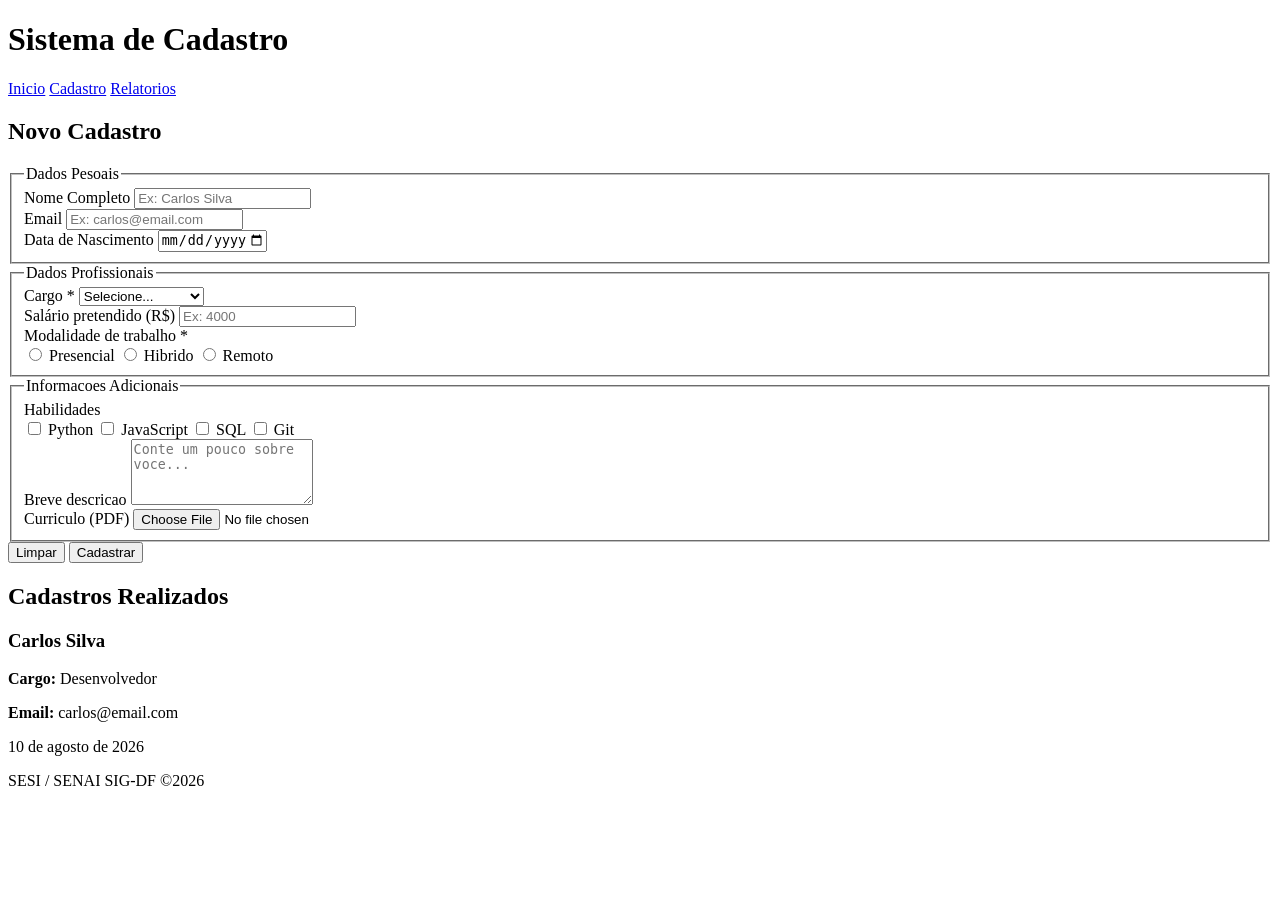
<file: modulo1-web/aula01/index.html>
<!DOCTYPE html>
<html lang="pt-br">
<head>
    <meta charset="UTF-8">
    <meta name="viewport" content="width=device-width, initial-scale=1.0">
    <title>Sistema de Cadastro</title>
</head>
<body>
    <header>
        <h1>Sistema de Cadastro</h1>
        <nav>
            <a href="#">Inicio</a>
            <a href="#">Cadastro</a>
            <a href="#">Relatorios</a>
        </nav>    
    </header>
    <main>
       <section id="cadastro">
            <h2>Novo Cadastro</h2>
            <form id="form-cadastro" action="#" method="post" novalidate>
                <fieldset>
                    <legend>Dados Pesoais</legend>

                    <div class="campo">
                        <label for="nome">Nome Completo</label>
                        <input type="text" id="nome" name="nome"
                        placeholder="Ex: Carlos Silva" 
                        required minlength="3" maxlength="100">
                    </div>
                    <div class="campo">
                        <label for="email">Email</label>
                        <input type="email" id="email" name="email"
                        placeholder="Ex: carlos@email.com" required>
                    </div>
                    <div class="campo">
                        <label for="nascimento">Data de Nascimento</label>
                        <input type="date" id="nascimento" name="nascimento"
                        max="2010-12-31">
                    </div>
                </fieldset>
                <fieldset>
                    <legend>Dados Profissionais</legend>

                    <div class="campo">
                        <label for="cargo">Cargo *</label>
                        <select name="cargo" id="cargo" required>
                            <option value="" selected disabled>Selecione...</option>
                            <option value="dev">Desenvolvedor</option>
                            <option value="design">Designer</option>
                            <option value="qa">QA</option>
                            <option value="pm">Product Manager</option>
                    </select>
                    </div>
                    <div class="campo">
                        <label for="salario">Salário pretendido (R$)</label>
                        <input type="number" id="salario" name="salario"
                        min="1500" step="100" placeholder="Ex: 4000">
                    </div>
                    <div class="campo">
                <label>Modalidade de trabalho *</label>
                <div class="opcoes">
                    <label><input type="radio" name="modalidade" value="presencial" required> Presencial</label>
                    <label><input type="radio" name="modalidade" value="hibrido"> Hibrido</label>
                    <label><input type="radio" name="modalidade" value="remoto"> Remoto</label>
                </div>
            </div>

        </fieldset>

        <fieldset>
            <legend>Informacoes Adicionais</legend>

            <div class="campo">
                <label>Habilidades</label>
                <div class="opcoes">
                    <label><input type="checkbox" name="skills" value="python"> Python</label>
                    <label><input type="checkbox" name="skills" value="js"> JavaScript</label>
                    <label><input type="checkbox" name="skills" value="sql"> SQL</label>
                    <label><input type="checkbox" name="skills" value="git"> Git</label>
                </div>
            </div>

            <div class="campo">
                <label for="bio">Breve descricao</label>
                <textarea
                    id="bio"
                    name="bio"
                    rows="4"
                    maxlength="300"
                    placeholder="Conte um pouco sobre voce..."
                ></textarea>
            </div>

            <div class="campo">
                <label for="curriculo">Curriculo (PDF)</label>
                <input type="file" id="curriculo" name="curriculo" accept=".pdf">
                </div>

        </fieldset>

        <div class="acoes">
            <button type="reset" class="btn-secundario">Limpar</button>
            <button type="submit" class="btn-primario">Cadastrar</button>
        </div>

    </form>

</section>
                </fieldset>
            </form>
       </section> 
     
       <section id="lista">
            <h2>Cadastros Realizados</h2>
            <article class="card-cadastro">
                <h3>Carlos Silva</h3>
                <p><strong>Cargo:</strong> Desenvolvedor</p>
                <p><strong>Email:</strong> carlos@email.com</p>
                <time datetime="2026-08-10">10 de agosto de 2026</time>
            </article>
       </section>  
    </main>
    <footer>
        <p>SESI / SENAI SIG-DF &copy;2026</p>
    </footer>
</body>
</html>
</file>
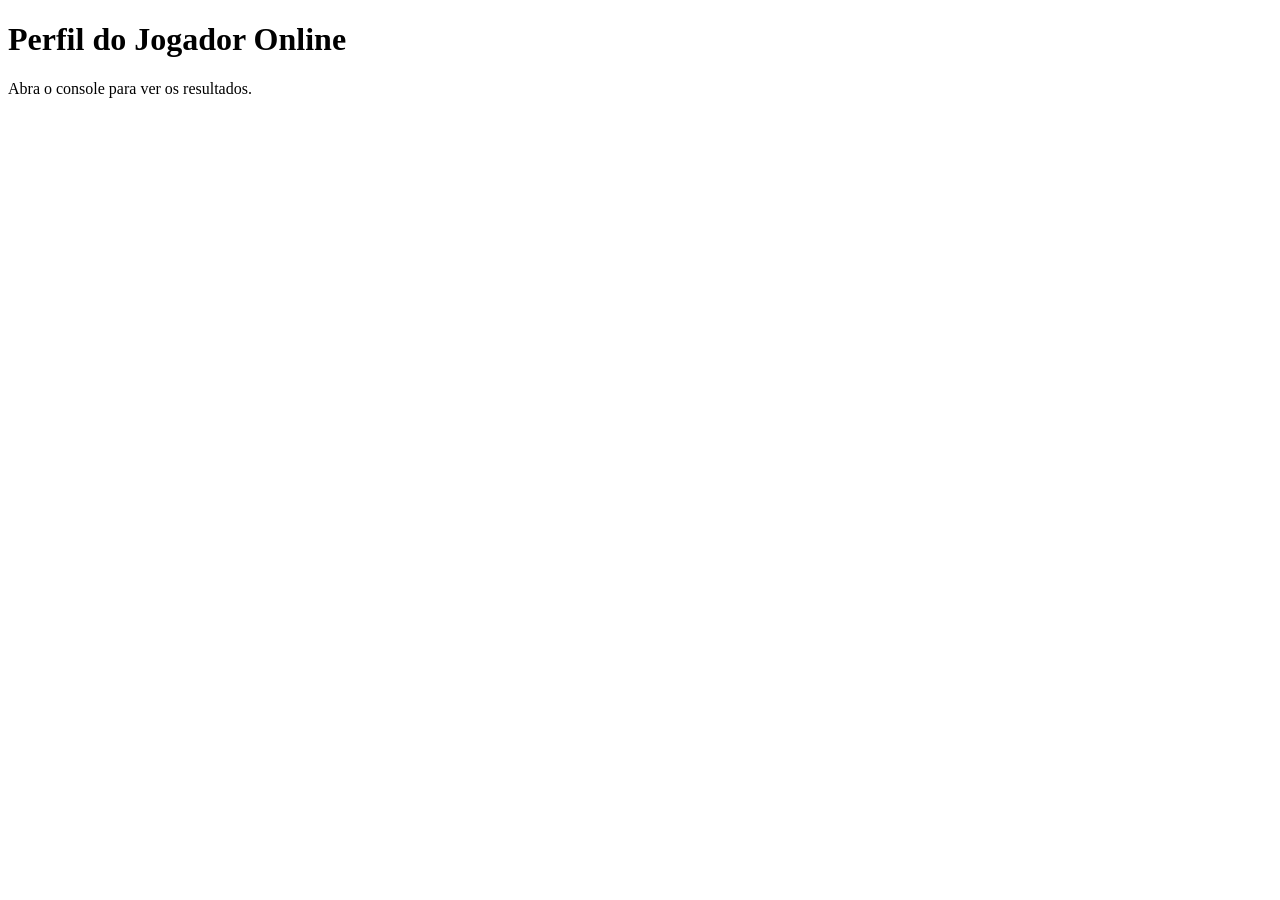
<file: modulo1-web/aula02/index.html>
<!DOCTYPE html>
<html lang="pt-BR">
<head>
<meta charset="UTF-8">
<title>Perfil do Jogador</title>
</head>
<body>
<h1>Perfil do Jogador Online</h1>
<p>Abra o console para ver os resultados.</p>
<!-- Importando o JavaScript -->
<script src="script.js"></script>
</body>
</html>
</file>
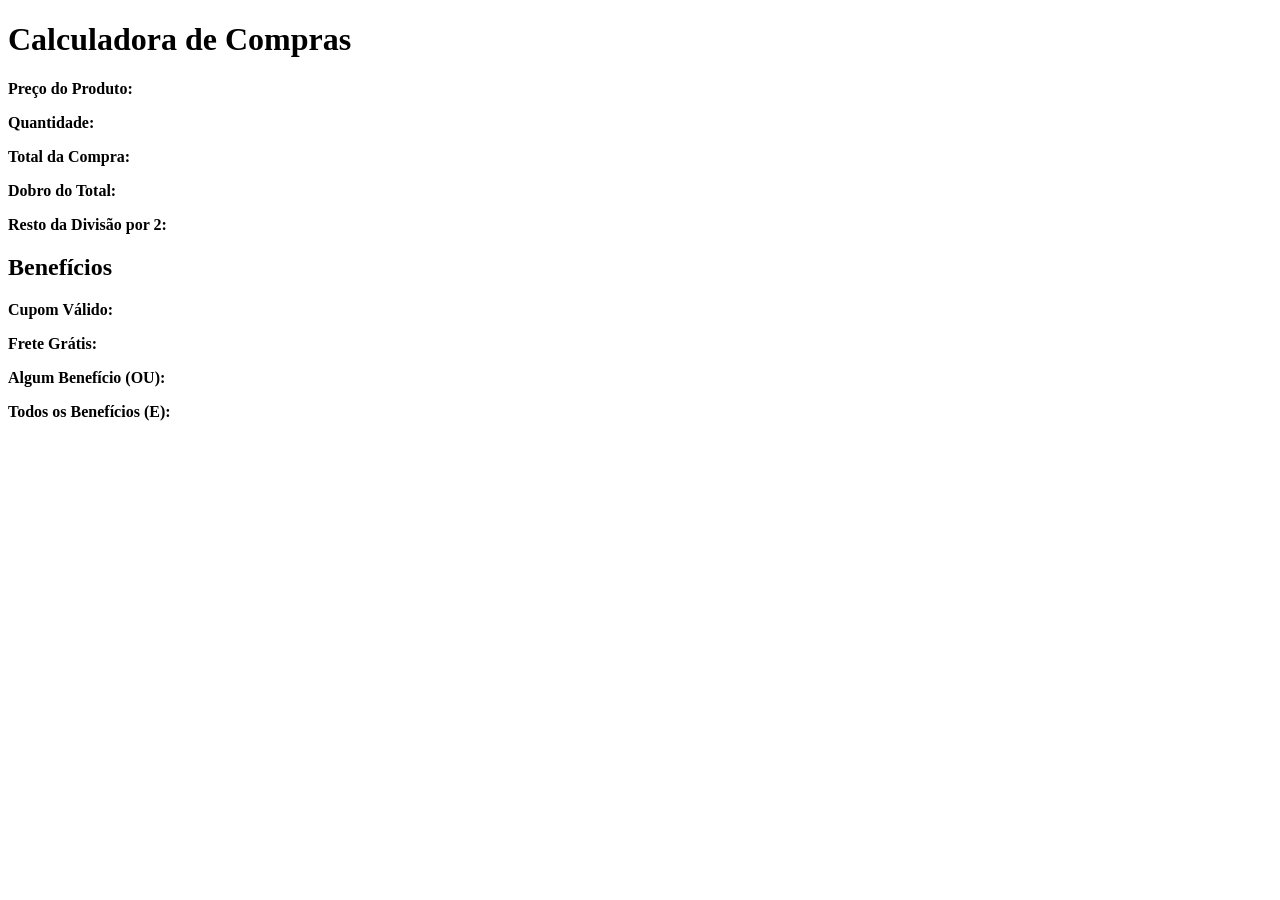
<file: modulo1-web/aula03/index.html>
<!DOCTYPE html>
<html lang="pt-BR">
<head>
<meta charset="UTF-8">
<title>Calculadora de Preços</title>
</head>
<body>
<h1>Calculadora de Compras</h1>
<p><strong>Preço do Produto:</strong> <span id="preco"></span></p>
<p><strong>Quantidade:</strong> <span id="quantidade"></span></p>
<p><strong>Total da Compra:</strong> <span id="total"></span></p>
<p><strong>Dobro do Total:</strong> <span id="dobro"></span></p>
<p><strong>Resto da Divisão por 2:</strong> <span id="resto"></span></p>
<h2>Benefícios</h2>
<p><strong>Cupom Válido:</strong> <span id="cupom"></span></p>
<p><strong>Frete Grátis:</strong> <span id="frete"></span></p>
<p><strong>Algum Benefício (OU):</strong> <span id="algum"></span></p>
<p><strong>Todos os Benefícios (E):</strong> <span id="todos"></span></p>
<script src="script.js"></script>
</body>
</html>
</file>
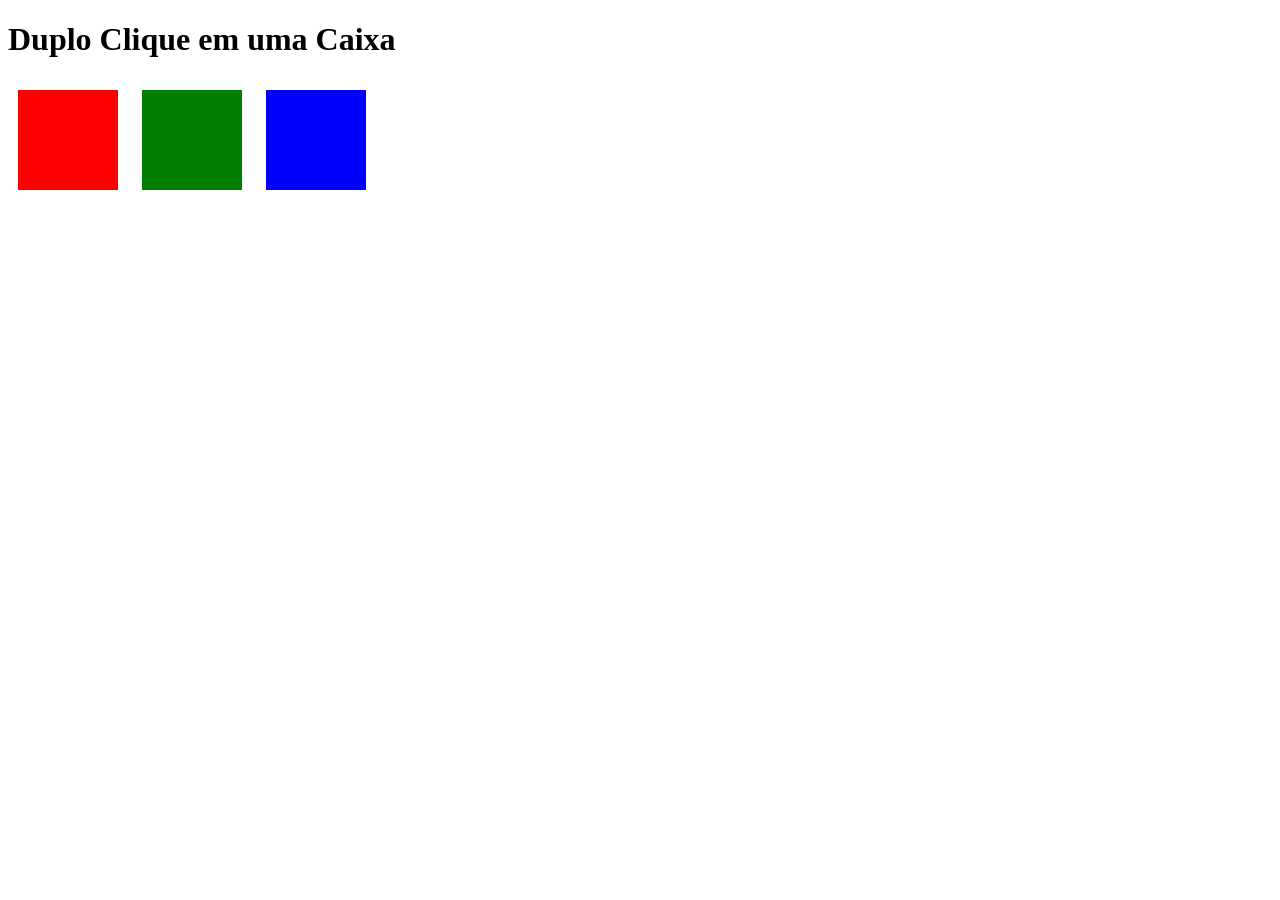
<file: modulo1-web/aula04/index.html>
<!DOCTYPE html>
<html lang="pt-BR">
<head>
<meta charset="UTF-8">
<title>Atividade 1 - Caixa de Alertas</title>
<style>
.caixa { width: 100px; height: 100px; margin: 10px; display: inline-block; cursor: pointer; }
#caixa1 { background: red; }
#caixa2 { background: green; }
#caixa3 { background: blue; }
</style>
</head>
<body>
<h1>Duplo Clique em uma Caixa</h1>
<div id="caixa1" class="caixa"></div>
<div id="caixa2" class="caixa"></div>
<div id="caixa3" class="caixa"></div>
<script src="script.js"></script>
</body>
</html>
</file>
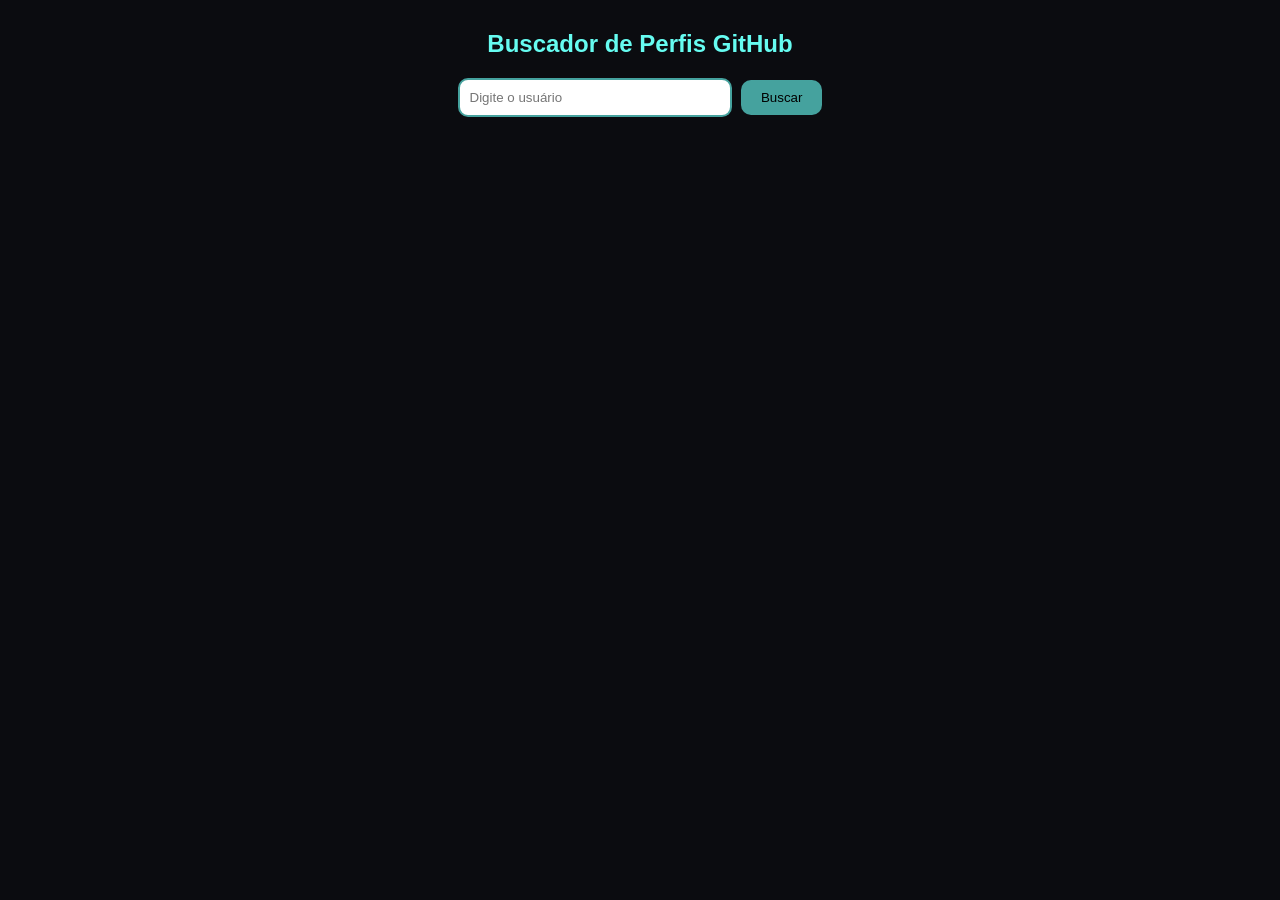
<file: modulo1-web/aula05/index.html>
<!DOCTYPE html>  
<html lang="pt-BR">  
<head>  
  <meta charset="UTF-8">  
  <title>Buscador de Perfis GitHub</title>  
  <link rel="stylesheet" href="style.css"> 
</head>  
<body>  
  <h2>Buscador de Perfis GitHub</h2>  
  <input type="text" id="usuario" placeholder="Digite o usuário">  
  <button id="buscar">Buscar</button>  
  <div id="perfil"></div> 
  <script src="script.js"></script> 
</body> 
</html>
</file>
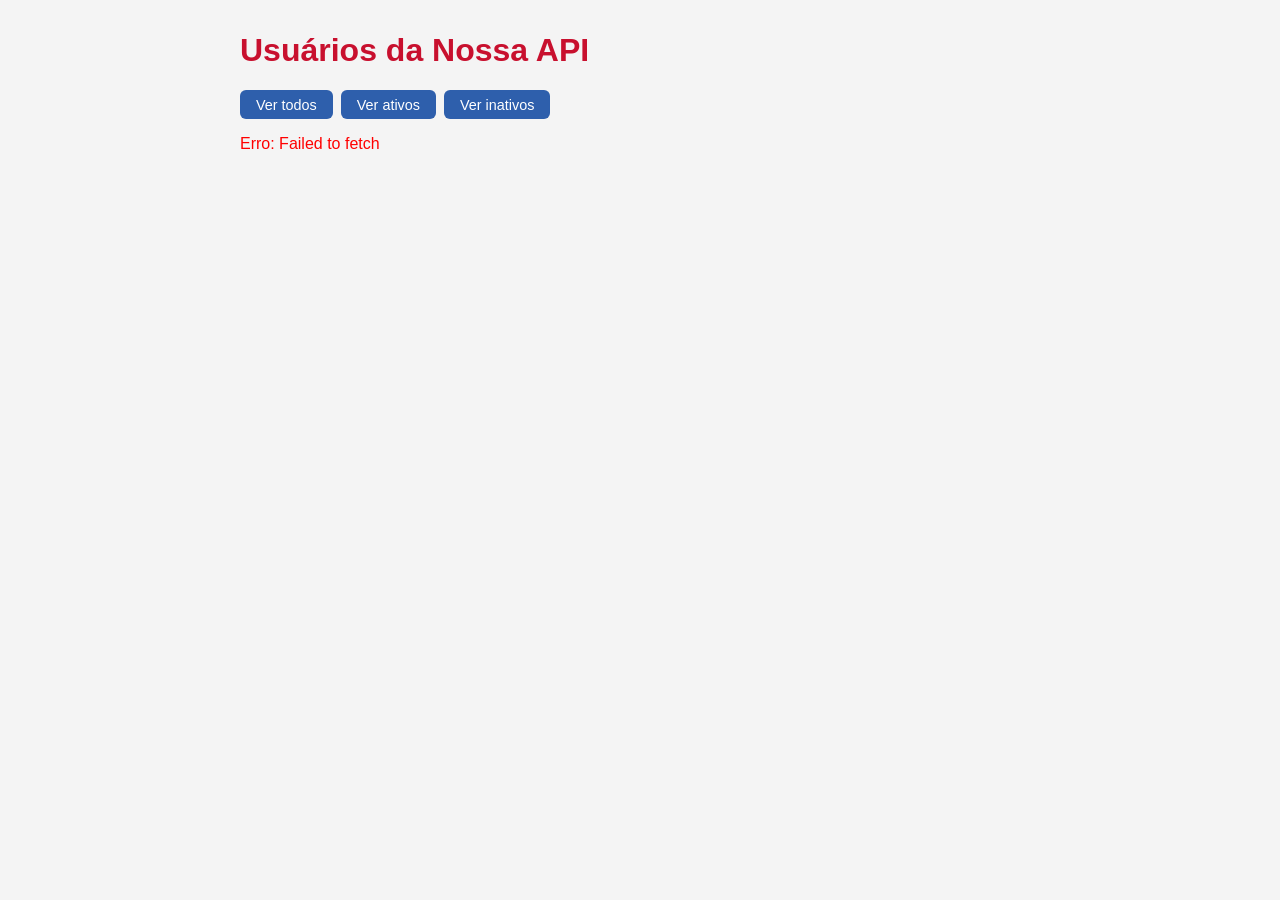
<file: modulo2-python-web/aula01/index.html>
<!DOCTYPE html>
<html lang="pt-BR">
<head>
    <meta charset="UTF-8">
    <title>Testando nossa API</title>
    <style>
        body { font-family: 'Segoe UI', sans-serif; max-width: 800px;
               margin: 2rem auto; padding: 0 1rem; background: #f4f4f4; }
        h1 { color: #C8102E; }
        .card { background: white; border-radius: 8px; padding: 1rem;
                margin: 0.5rem 0; box-shadow: 0 2px 6px rgba(0,0,0,0.08); }
        .nome { font-weight: bold; color: #2E5FAC; }
        .status { font-size: 0.8rem; padding: 2px 8px; border-radius: 10px; }
        .ativo   { background: #d4edda; color: #155724; }
        .inativo { background: #f8d7da; color: #721c24; }
        #loading { color: #666; padding: 2rem; text-align: center; }
        .botoes { display:flex; gap:0.5rem; margin-bottom:1rem; }
.botoes button { padding:0.4rem 1rem; background:#2E5FAC; color:white;
                  border:none; border-radius:6px; cursor:pointer; font-size:0.9rem; }
.botoes button:hover { opacity:0.85; }

    </style>
</head>
<body>
    <h1>Usuários da Nossa API</h1>
    <div class="botoes">
    <button id="btn-todos">Ver todos</button>
    <button id="btn-ativos">Ver ativos</button>
    <button id="btn-inativos">Ver inativos</button>
</div>

    <div id="lista"><p id="loading">Carregando...</p></div>
    <script>
        const lista = document.querySelector('#lista');

const renderizar = (usuarios) => {
    lista.innerHTML = usuarios.map(u => `
        <div class="card">
            <span class="nome">${u.nome}</span>
            <span class="status ${u.ativo ? 'ativo' : 'inativo'}">
                ${u.ativo ? 'Ativo' : 'Inativo'}
            </span>
            <p>${u.cargo}</p>
        </div>
    `).join('');
};

const buscar = async (rota) => {
    lista.innerHTML = '<p id="loading">Carregando...</p>';
    try {
        const res  = await fetch(`http://localhost:8000${rota}`);
        const data = await res.json();
        renderizar(data);
    } catch (e) {
        lista.innerHTML = `<p style="color:red">Erro: ${e.message}</p>`;
    }
};

document.querySelector('#btn-todos').addEventListener('click',    () => buscar('/usuarios'));
document.querySelector('#btn-ativos').addEventListener('click',   () => buscar('/usuarios/ativos'));
document.querySelector('#btn-inativos').addEventListener('click', () => buscar('/usuarios/inativos'));

buscar('/usuarios');

    </script>
</body>
</html>
</file>
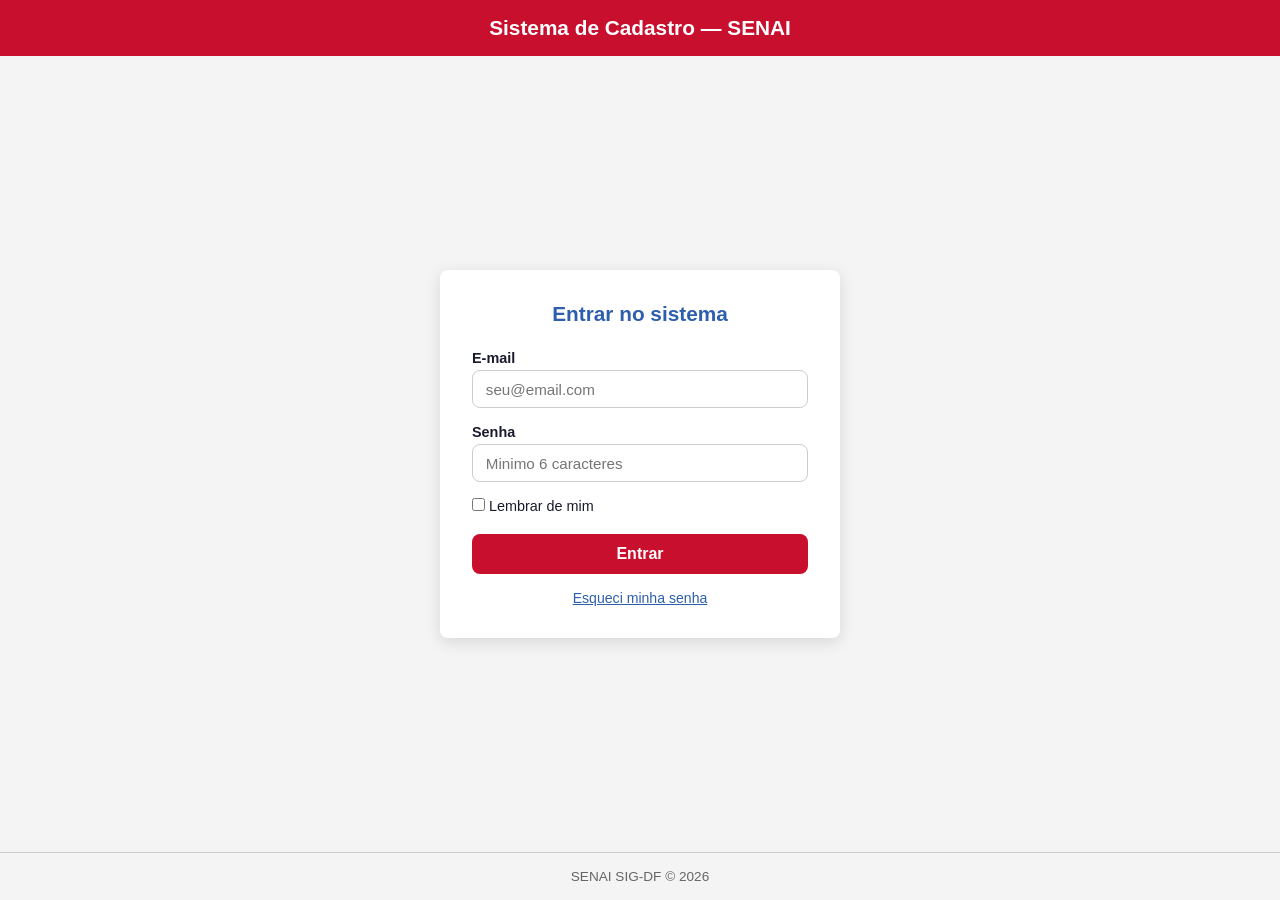
<file: modulo1-web/aula01/atividade/index.html>
<!DOCTYPE html>
<html lang="pt-BR">
<head>
    <meta charset="UTF-8">
    <meta name="viewport" content="width=device-width, initial-scale=1.0">
    <title>Login — Sistema de Cadastro</title>
    <link rel="stylesheet" href="style.css">
</head>
<body>
    <!-- Cabecalho do sistema -->
    <header>
        <h1>Sistema de Cadastro — SENAI</h1>
    </header>
    <!-- Conteudo principal centralizado -->
    <main>
        <section class="caixa-login">
            <h2>Entrar no sistema</h2>
            <form id="form-login" action="#" method="post" novalidate>
                <!-- Campo de e-mail -->
                <div class="campo">
                    <label for="email">E-mail</label>
                    <input
                        type="email"
                        id="email"
                        name="email"
                        placeholder="seu@email.com"
                        required
                        autocomplete="email"
                    >
                </div>
                <!-- Campo de senha -->
                <div class="campo">
                    <label for="senha">Senha</label>
                    <input
                        type="password"
                        id="senha"
                        name="senha"
                        placeholder="Minimo 6 caracteres"
                        required
                        minlength="6"
                        autocomplete="current-password"
                    >
                </div>
                <!-- Lembrar de mim -->
                <div class="campo-inline">
                    <label>
                        <input type="checkbox" name="lembrar" id="lembrar">
                        Lembrar de mim
                    </label>
                </div>
                <!-- Botao de submit -->
                <button type="submit" class="btn-entrar">Entrar</button>
                <!-- Link de recuperacao -->
                <a href="recuperar.html" class="link-recuperar">
                    Esqueci minha senha
                </a>
            </form>
        </section>
    </main>
    <!-- Rodape -->
    <footer>
        <p>SENAI SIG-DF &copy; 2026</p>
    </footer>
</body>
</html>
</file>
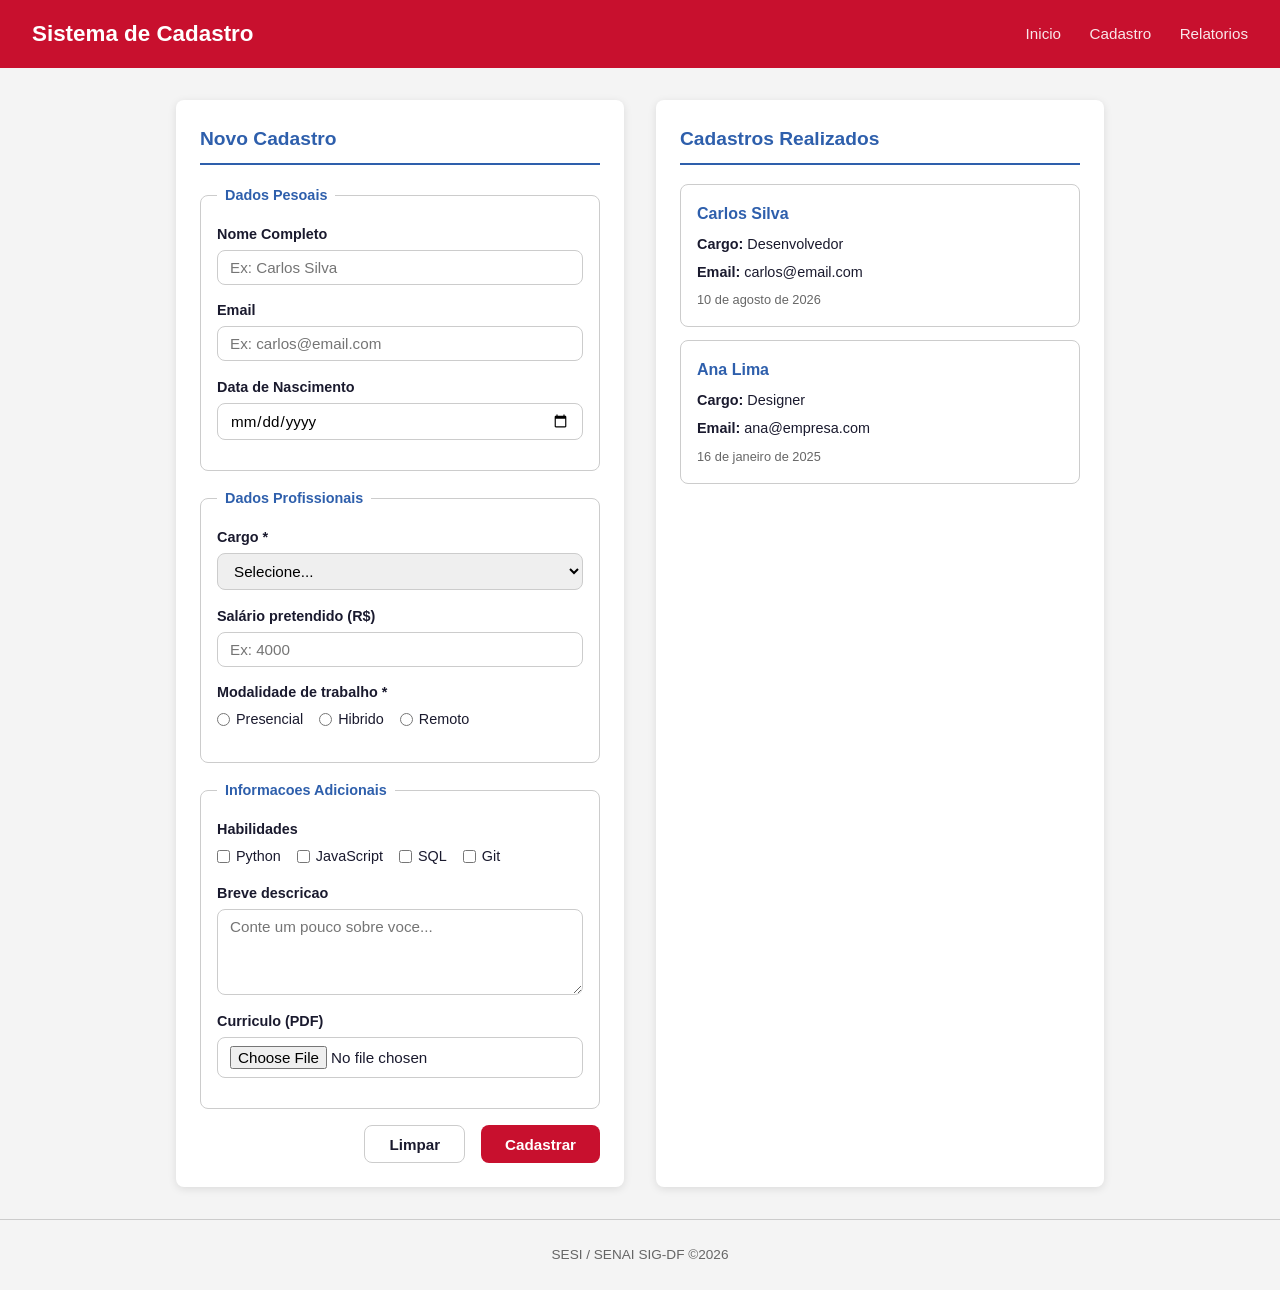
<file: modulo1-web/aula01/exemplo/index.html>
<!DOCTYPE html>
<html lang="pt-br">
<head>
    <meta charset="UTF-8">
    <meta name="viewport" content="width=device-width, initial-scale=1.0">
    <title>Sistema de Cadastro</title>
    <link rel="stylesheet" href="style.css">
</head>
<body>
    <header>
        <h1>Sistema de Cadastro</h1>
        <nav>
            <a href="#">Inicio</a>
            <a href="#">Cadastro</a>
            <a href="#">Relatorios</a>
        </nav>    
    </header>
    <main>
       <section id="cadastro">
            <h2>Novo Cadastro</h2>
            <form id="form-cadastro" action="#" method="post" novalidate>
                <fieldset>
                    <legend>Dados Pesoais</legend>
                    <div class="campo">
                        <label for="nome">Nome Completo</label>
                        <input type="text" id="nome" name="nome"
                        placeholder="Ex: Carlos Silva" 
                        required minlength="3" maxlength="100">
                    </div>
                    <div class="campo">
                        <label for="email">Email</label>
                        <input type="email" id="email" name="email"
                        placeholder="Ex: carlos@email.com" required>
                    </div>
                    <div class="campo">
                        <label for="nascimento">Data de Nascimento</label>
                        <input type="date" id="nascimento" name="nascimento"
                        max="2010-12-31">
                    </div>
                </fieldset>
                <fieldset>
                    <legend>Dados Profissionais</legend>
                    <div class="campo">
                        <label for="cargo">Cargo *</label>
                        <select name="cargo" id="cargo" required>
                            <option value="" selected disabled>Selecione...</option>
                            <option value="dev">Desenvolvedor</option>
                            <option value="design">Designer</option>
                            <option value="qa">QA</option>
                            <option value="pm">Product Manager</option>
                    </select>
                    </div>
                    <div class="campo">
                        <label for="salario">Salário pretendido (R$)</label>
                        <input type="number" id="salario" name="salario"
                        min="1500" step="100" placeholder="Ex: 4000">
                    </div>
                    <div class="campo">
                <label>Modalidade de trabalho *</label>
                <div class="opcoes">
                    <label><input type="radio" name="modalidade" value="presencial" required> Presencial</label>
                    <label><input type="radio" name="modalidade" value="hibrido"> Hibrido</label>
                    <label><input type="radio" name="modalidade" value="remoto"> Remoto</label>
                </div>
            </div>
        </fieldset>
        <fieldset>
            <legend>Informacoes Adicionais</legend>
            <div class="campo">
                <label>Habilidades</label>
                <div class="opcoes">
                    <label><input type="checkbox" name="skills" value="python"> Python</label>
                    <label><input type="checkbox" name="skills" value="js"> JavaScript</label>
                    <label><input type="checkbox" name="skills" value="sql"> SQL</label>
                    <label><input type="checkbox" name="skills" value="git"> Git</label>
                </div>
            </div>
            <div class="campo">
                <label for="bio">Breve descricao</label>
                <textarea
                    id="bio"
                    name="bio"
                    rows="4"
                    maxlength="300"
                    placeholder="Conte um pouco sobre voce..."
                ></textarea>
            </div>
            <div class="campo">
                <label for="curriculo">Curriculo (PDF)</label>
                <input type="file" id="curriculo" name="curriculo" accept=".pdf">
                </div>
        </fieldset>
        <div class="acoes">
            <button type="reset" class="btn-secundario">Limpar</button>
            <button type="submit" class="btn-primario">Cadastrar</button>
        </div>
    </form>
</section>
                </fieldset>
            </form>
       </section> 
       <section id="lista">
            <h2>Cadastros Realizados</h2>
            <article class="card-cadastro">
                <h3>Carlos Silva</h3>
                <p><strong>Cargo:</strong> Desenvolvedor</p>
                <p><strong>Email:</strong> carlos@email.com</p>
                <time datetime="2026-08-10">10 de agosto de 2026</time>
            </article>
            <article class="card-cadastro">
        <h3>Ana Lima</h3>
        <p><strong>Cargo:</strong> Designer</p>
        <p><strong>Email:</strong> ana@empresa.com</p>
        <time datetime="2025-01-16">16 de janeiro de 2025</time>
    </article>

       </section>  
    </main>
    <footer>
        <p>SESI / SENAI SIG-DF &copy;2026</p>
    </footer>
</body>
</html>
</file>
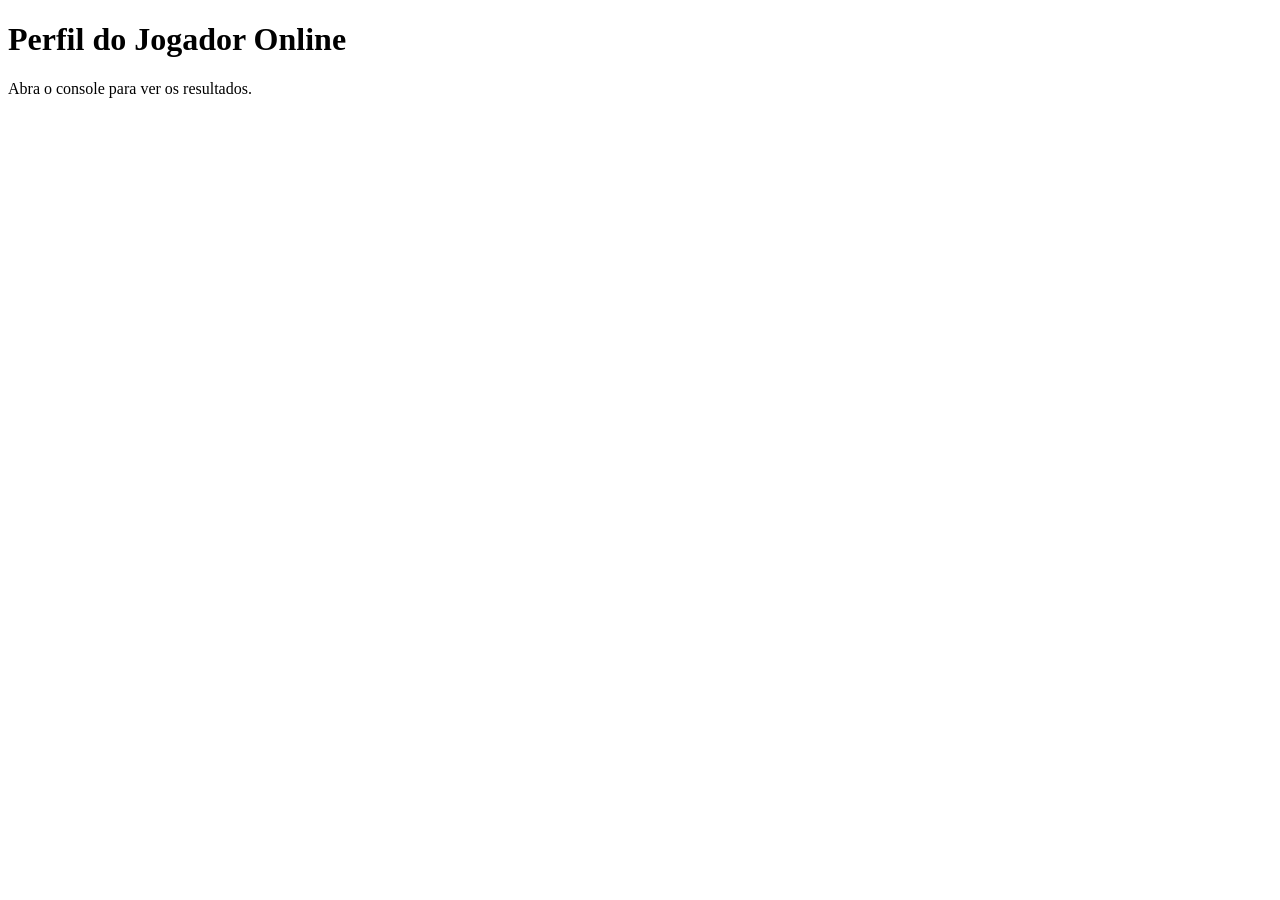
<file: modulo1-web/aula02/atividade01/index.html>
<!DOCTYPE html> 
<html lang="pt-BR"> 
<head> 
    <meta charset="UTF-8"> 
    <title>Perfil do Jogador</title> 
</head> 
<body> 
    <h1>Perfil do Jogador Online</h1> 
    <p>Abra o console para ver os resultados.</p> 
 
    <!-- Importando o JavaScript --> 
    <script src="script.js"></script> 
</body> 
</html>
</file>
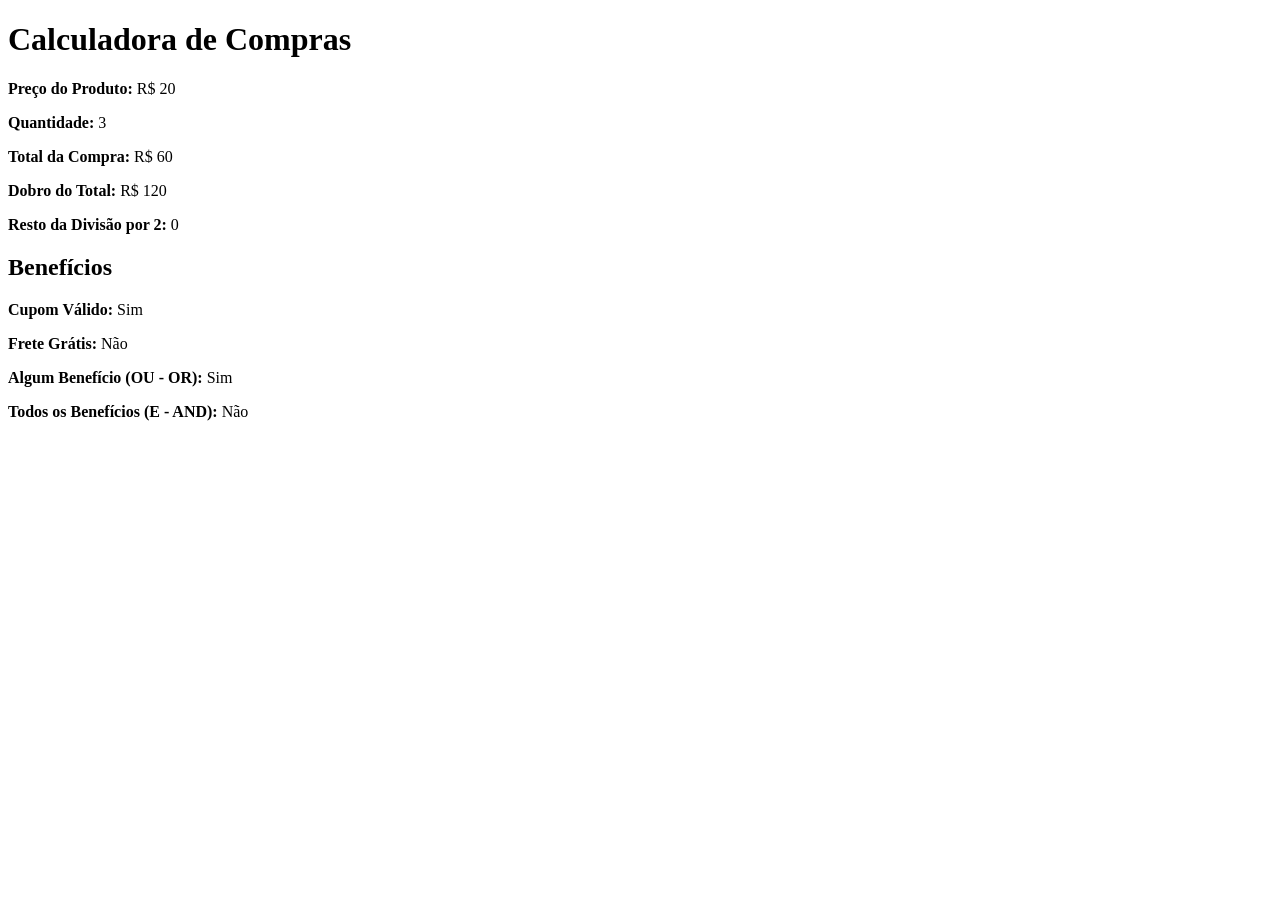
<file: modulo1-web/aula02/atividade02/index.html>
<!DOCTYPE html> 
<html lang="pt-BR"> 
<head> 
    <meta charset="UTF-8"> 
    <title>Calculadora de Preços</title> 
</head> 
<body> 
    <h1>Calculadora de Compras</h1> 
 
    <p><strong>Preço do Produto:</strong> <span id="preco"></span></p> 
    <p><strong>Quantidade:</strong> <span id="quantidade"></span></p> 
    <p><strong>Total da Compra:</strong> <span id="total"></span></p> 
    <p><strong>Dobro do Total:</strong> <span id="dobro"></span></p> 
    <p><strong>Resto da Divisão por 2:</strong> <span id="resto"></span></p> 
 
    <h2>Benefícios</h2> 
    <p><strong>Cupom Válido:</strong> <span id="cupom"></span></p> 
    <p><strong>Frete Grátis:</strong> <span id="frete"></span></p> 
    <p><strong>Algum Benefício (OU - OR):</strong> <span id="algum"></span></p> 
    <p><strong>Todos os Benefícios (E - AND):</strong> <span id="todos"></span></p> 
 
    <script src="script.js"></script> 
</body> 
</html>
</file>
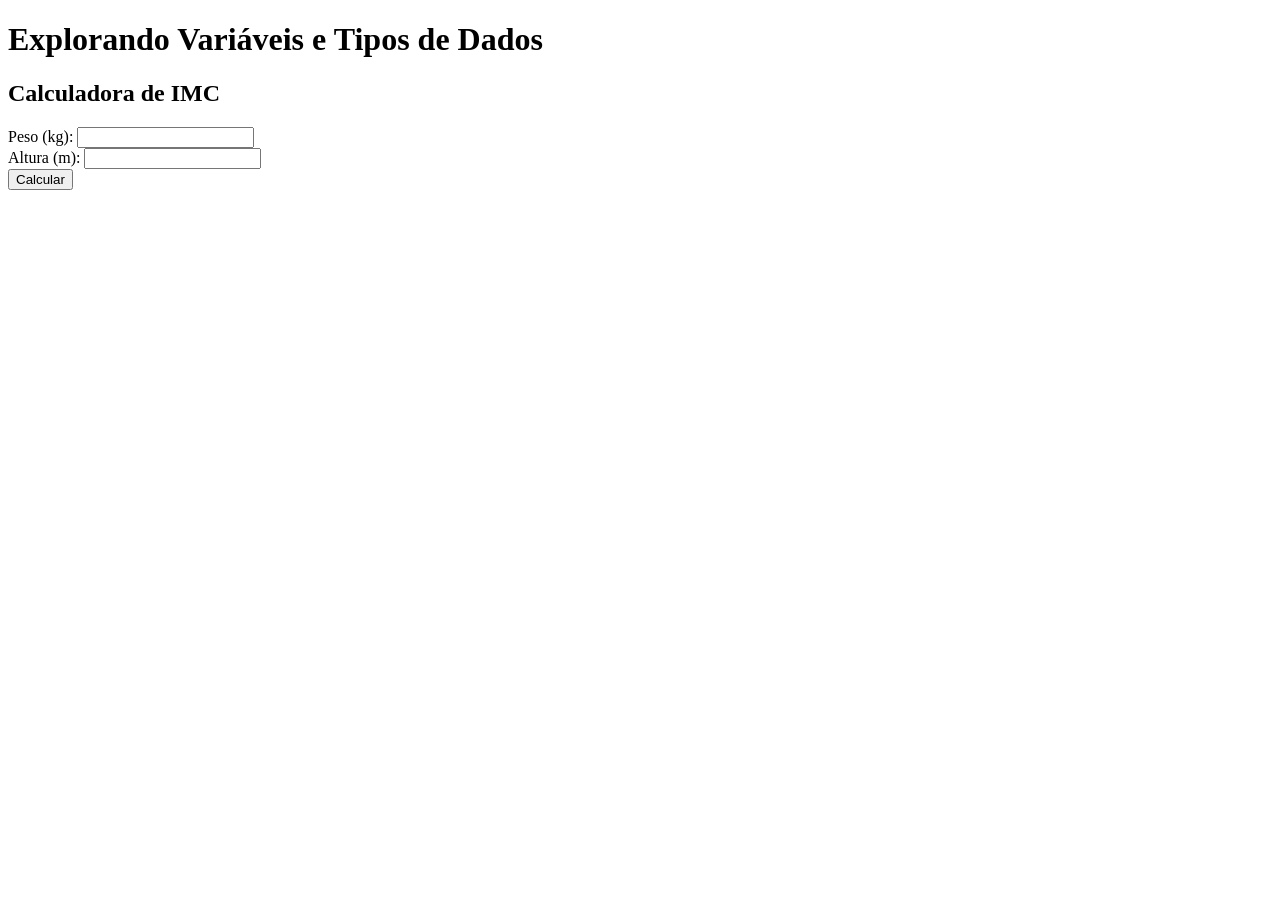
<file: modulo1-web/aula02/exemplo/index.html>
<!DOCTYPE html>
<html lang="pt-BR">
<head>
    <meta charset="UTF-8">
    <meta name="viewport" content="width=device-width, initial-scale=1.0">
    <title>Aula 02 - Variáveis e Tipos de Dados</title>
</head>
<body>
    <h1>Explorando Variáveis e Tipos de Dados</h1>
    <h2>Calculadora de IMC</h2>
    <p>
        Peso (kg): <input type="number" id="peso"><br>
        Altura (m): <input type="number" id="altura"><br>
        <button onclick="calcularIMC()">Calcular</button>
    </p>
    <p id="resultado"></p>
    <script src="script.js"></script>
</body>
</html>
</file>
<file: modulo1-web/aula05/style.css>
:root {
  --bg-primary: #0b0c10;
  --accent-primary: #45a29e;
  --accent-glow: #66fcf1;
  --text-main: #ffffff;
  --text-dark: #000000;
  --radius-md: 10px;
}

body {
  font-family: 'Poppins', sans-serif;
  background-color: var(--bg-primary);
  color: var(--text-main);
  text-align: center;
}

h2 {
  color: var(--accent-glow);
  margin-top: 30px;
}

input {
  width: 250px;
  padding: 10px;
  border: 2px solid var(--accent-primary);
  border-radius: var(--radius-md);
  outline: 0;
}

button {
  padding: 10px 20px;
  margin-left: 5px;
  border: 0;
  border-radius: var(--radius-md);
  background-color: var(--accent-primary);
  color: var(--text-dark);
  cursor: pointer;
  transition: background-color 0.2s ease;

  &:hover {
    background-color: var(--accent-glow);
  }
}

#perfil {
  margin-top: 40px;

  img {
    border-radius: 50%;
    box-shadow: 0 0 10px var(--accent-primary);
  }
}
</file>
<file: modulo1-web/aula01/atividade/style.css>
/* === RESET E VARIAVEIS === */
* { margin: 0; padding: 0; box-sizing: border-box; }

:root {
    --cor-primaria:   #C8102E;
    --cor-secundaria: #2E5FAC;
    --cor-texto:      #1A1A2E;
    --cor-fundo:      #F4F4F4;
    --cor-borda:      #CCCCCC;
    --raio:           8px;
}

/* Layout da pagina: header, main centralizado, footer */
body {
    font-family: 'Segoe UI', sans-serif;
    background: var(--cor-fundo);
    color: var(--cor-texto);
    min-height: 100vh;
    display: flex;
    flex-direction: column;
}

header {
    background: var(--cor-primaria);
    color: white;
    padding: 1rem 2rem;
    text-align: center;
}

header h1 { font-size: 1.3rem; }

/* Main ocupa o espaco restante e centraliza o formulario */
main {
    flex: 1;
    display: flex;
    align-items: center;
    justify-content: center;
    padding: 2rem 1rem;
}

.caixa-login {
    background: white;
    border-radius: var(--raio);
    padding: 2rem;
    width: 100%;
    max-width: 400px;
    box-shadow: 0 4px 16px rgba(0,0,0,0.12);
}

.caixa-login h2 {
    font-size: 1.3rem;
    color: var(--cor-secundaria);
    margin-bottom: 1.5rem;
    text-align: center;
}

.campo { display: flex; flex-direction: column; gap: 4px; margin-bottom: 1rem; }

.campo label { font-size: 0.9rem; font-weight: 600; }

.campo input {
    padding: 0.6rem 0.8rem;
    border: 1.5px solid var(--cor-borda);
    border-radius: var(--raio);
    font-size: 0.95rem;
    transition: border-color 0.2s;
}

.campo input:focus {
    outline: none;
    border-color: var(--cor-secundaria);
    box-shadow: 0 0 0 3px rgba(46,95,172,0.15);
}

.campo-inline {
    display: flex;
    align-items: center;
    gap: 8px;
    margin-bottom: 1.2rem;
    font-size: 0.9rem;
    cursor: pointer;
}

.btn-entrar {
    width: 100%;
    padding: 0.7rem;
    background: var(--cor-primaria);
    color: white;
    border: none;
    border-radius: var(--raio);
    font-size: 1rem;
    font-weight: 600;
    cursor: pointer;
    transition: opacity 0.2s;
    margin-bottom: 1rem;
}

.btn-entrar:hover { opacity: 0.87; }

.link-recuperar {
    display: block;
    text-align: center;
    font-size: 0.88rem;
    color: var(--cor-secundaria);
}

footer {
    text-align: center;
    padding: 1rem;
    font-size: 0.85rem;
    color: #666;
    border-top: 1px solid var(--cor-borda);
}
</file>
<file: modulo1-web/aula01/exemplo/style.css>
/* === RESET E BASE === */
* {
    margin: 0;
    padding: 0;
    box-sizing: border-box;
}

:root {
    --cor-primaria:   #C8102E;
    --cor-secundaria: #2E5FAC;
    --cor-texto:      #1A1A2E;
    --cor-fundo:      #F4F4F4;
    --cor-borda:      #CCCCCC;
    --raio:           8px;
    --sombra:         0 2px 8px rgba(0,0,0,0.1);
}

body {
    font-family: 'Segoe UI', Tahoma, sans-serif;
    background: var(--cor-fundo);
    color: var(--cor-texto);
    line-height: 1.6;
}

/* === HEADER === */
header {
    background: var(--cor-primaria);
    color: white;
    padding: 1rem 2rem;
    display: flex;
    align-items: center;
    justify-content: space-between;
}

header h1 { font-size: 1.4rem; }

nav a {
    color: white;
    text-decoration: none;
    margin-left: 1.5rem;
    font-size: 0.95rem;
    opacity: 0.9;
}

nav a:hover { opacity: 1; text-decoration: underline; }

/* === MAIN === */
main {
    max-width: 960px;
    margin: 2rem auto;
    padding: 0 1rem;
    display: grid;
    grid-template-columns: 1fr 1fr;
    gap: 2rem;
}

section {
    background: white;
    border-radius: var(--raio);
    padding: 1.5rem;
    box-shadow: var(--sombra);
}

section h2 {
    font-size: 1.2rem;
    color: var(--cor-secundaria);
    margin-bottom: 1.2rem;
    padding-bottom: 0.5rem;
    border-bottom: 2px solid var(--cor-secundaria);
}

/* === FORMULÁRIO === */
fieldset {
    border: 1px solid var(--cor-borda);
    border-radius: var(--raio);
    padding: 1rem;
    margin-bottom: 1rem;
}

legend {
    font-weight: bold;
    font-size: 0.9rem;
    color: var(--cor-secundaria);
    padding: 0 0.5rem;
}

.campo {
    display: flex;
    flex-direction: column;
    gap: 4px;
    margin-bottom: 0.9rem;
}

.campo label {
    font-size: 0.9rem;
    font-weight: 600;
    color: var(--cor-texto);
}

.campo input,
.campo select,
.campo textarea {
    padding: 0.5rem 0.75rem;
    border: 1.5px solid var(--cor-borda);
    border-radius: var(--raio);
    font-size: 0.95rem;
    font-family: inherit;
    transition: border-color 0.2s;
}

.campo input:focus,
.campo select:focus,
.campo textarea:focus {
    outline: none;
    border-color: var(--cor-secundaria);
    box-shadow: 0 0 0 3px rgba(46,95,172,0.15);
}

.opcoes {
    display: flex;
    gap: 1rem;
    flex-wrap: wrap;
}

.opcoes label {
    display: flex;
    align-items: center;
    gap: 6px;
    font-weight: normal;
    cursor: pointer;
}

/* === BOTÕES === */
.acoes {
    display: flex;
    gap: 1rem;
    justify-content: flex-end;
    margin-top: 1rem;
}

.btn-primario, .btn-secundario {
    padding: 0.6rem 1.5rem;
    border: none;
    border-radius: var(--raio);
    font-size: 0.95rem;
    cursor: pointer;
    font-weight: 600;
    transition: opacity 0.2s;
}

.btn-primario {
    background: var(--cor-primaria);
    color: white;
}

.btn-secundario {
    background: white;
    border: 1.5px solid var(--cor-borda);
    color: var(--cor-texto);
}

.btn-primario:hover, .btn-secundario:hover { opacity: 0.85; }

/* === CARDS DE CADASTRO === */
.card-cadastro {
    border: 1px solid var(--cor-borda);
    border-radius: var(--raio);
    padding: 1rem;
    margin-bottom: 0.8rem;
}

.card-cadastro h3 {
    font-size: 1rem;
    color: var(--cor-secundaria);
    margin-bottom: 0.4rem;
}

.card-cadastro p { font-size: 0.9rem; margin-bottom: 0.3rem; }

.card-cadastro time {
    font-size: 0.8rem;
    color: #666;
    display: block;
    margin-top: 0.4rem;
}

/* === FOOTER === */
footer {
    text-align: center;
    padding: 1.5rem;
    color: #666;
    font-size: 0.85rem;
    border-top: 1px solid var(--cor-borda);
    margin-top: 2rem;
}
</file>
